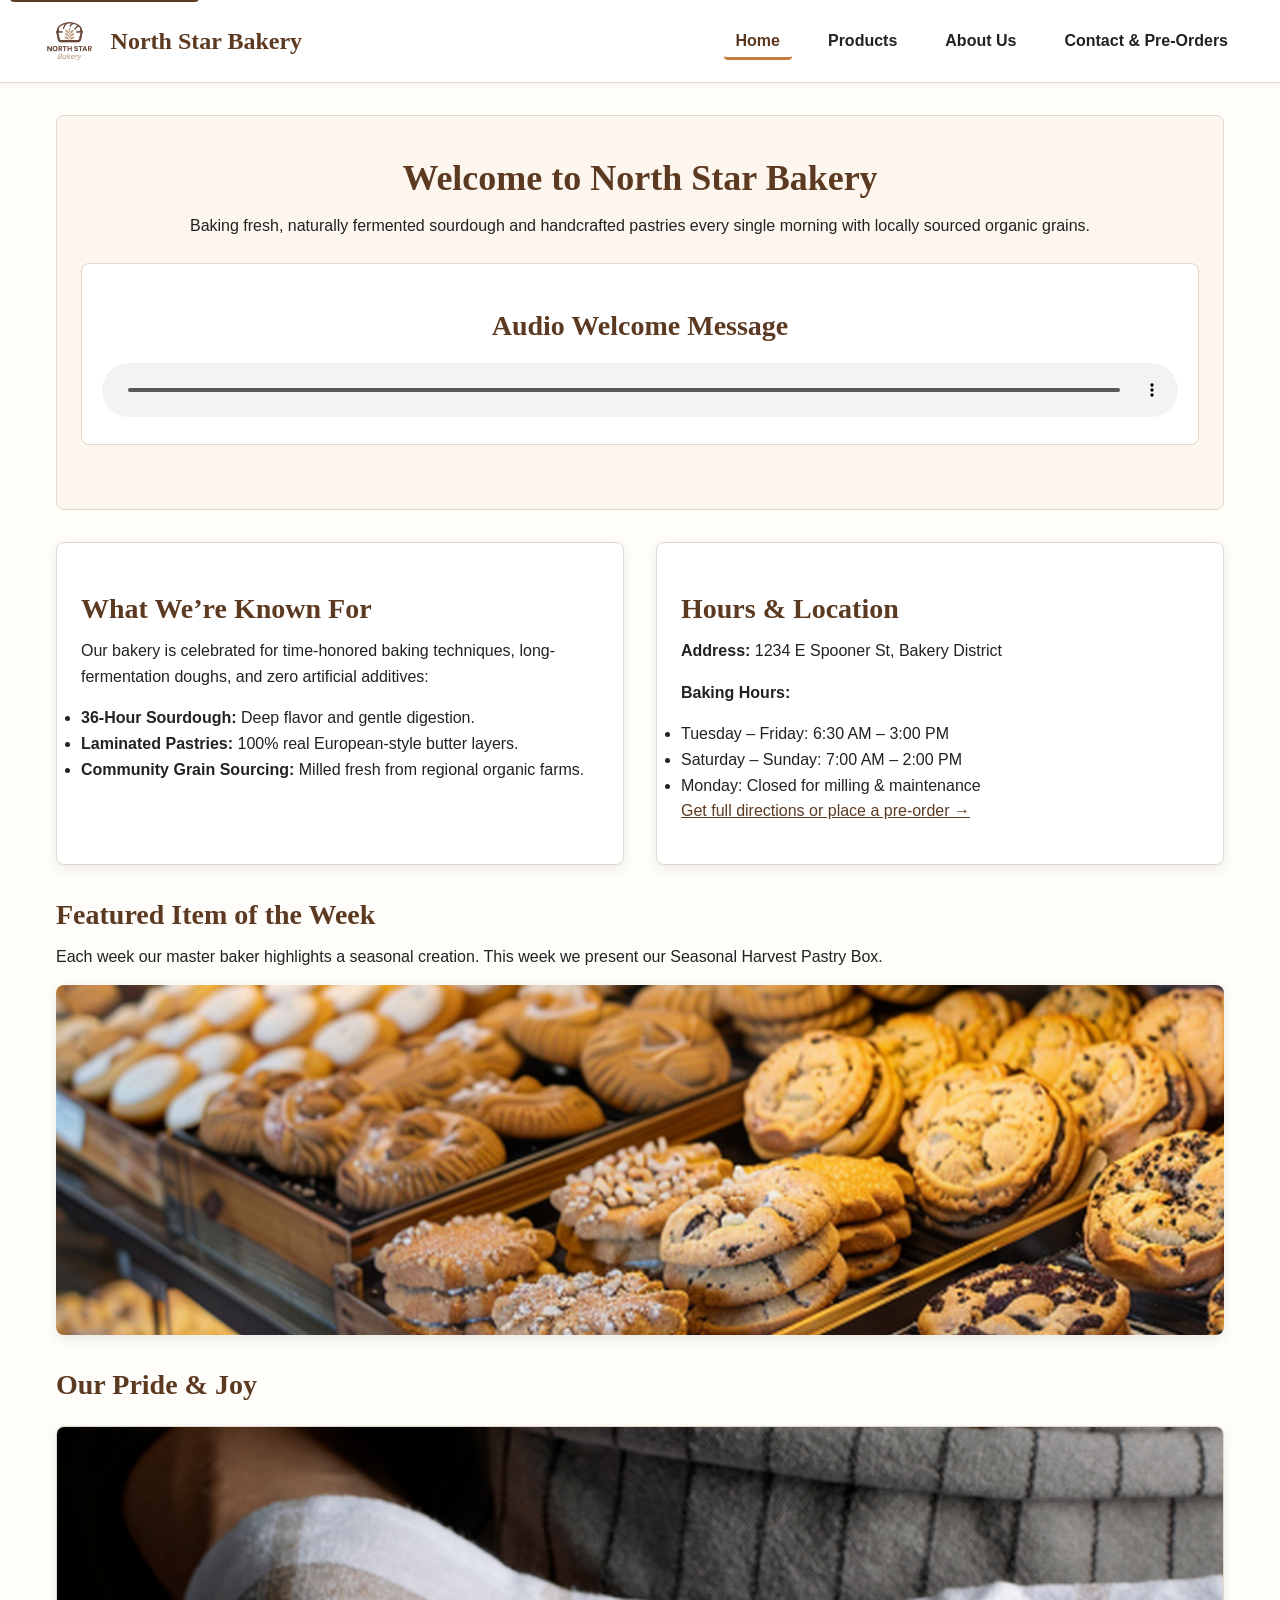
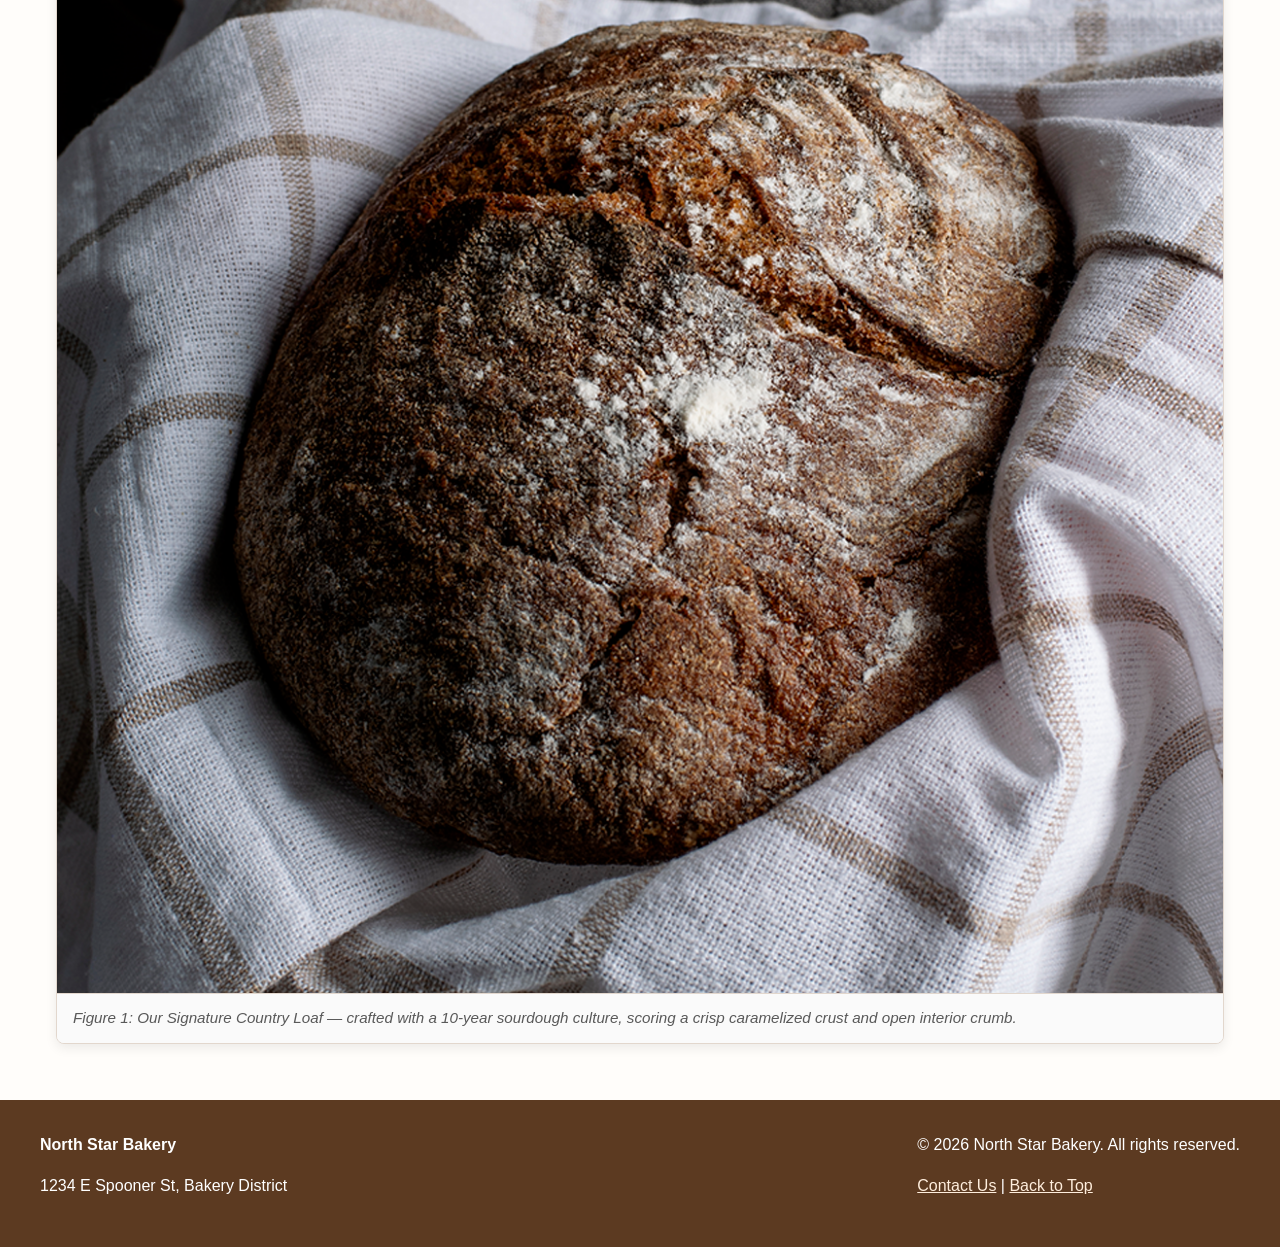
<file: index.html>
<!DOCTYPE html>
<html lang="en">
<head>
  <meta charset="UTF-8">
  <meta name="viewport" content="width=device-width, initial-scale=1.0">
  <title>Home - North Star Bakery</title>
  <meta name="description" content="Welcome to North Star Bakery. Discover our traditional sourdough, daily pastries, location, and hours.">
  <link rel="stylesheet" href="css/style.css">
</head>
<body>

<!-- Accessible Skip Navigation Link -->
<a href="#main-content" class="skip-link">Skip to main content</a>

<!-- Header & Navigation -->
<header class="site-header">
  <div class="header-container">
    <a href="index.html" class="brand-link">
      <img src="img/bakery-logo.png" alt="North Star Bakery logo" class="site-logo">
      <span>North Star Bakery</span>
    </a>
    <nav class="main-nav" aria-label="Main Navigation">
      <ul>
        <li><a href="index.html" aria-current="page">Home</a></li>
        <li><a href="products.html">Products</a></li>
        <li><a href="about.html">About Us</a></li>
        <li><a href="contact.html">Contact & Pre-Orders</a></li>
      </ul>
    </nav>
  </div>
</header>

<!-- Main Content -->
<main id="main-content" class="main-content">

  <!-- Welcome Message Section -->
  <section class="hero-banner" aria-labelledby="welcome-heading">
    <h1 id="welcome-heading">Welcome to North Star Bakery</h1>
    <p>Baking fresh, naturally fermented sourdough and handcrafted pastries every single morning with locally sourced organic grains.</p>

    <!-- Audio Welcome Message with Fallback Text -->
    <div class="media-player-block">
      <h2>Audio Welcome Message</h2>
      <audio controls src="media/bakery-welcome.mp3">
        <p>Your browser does not support the audio element. <strong>Transcript:</strong> "Welcome to North Star Bakery! Stop by our shop on Main Street for fresh sourdough loaves and pastries baked daily."</p>
      </audio>
    </div>
  </section>

  <!-- Grid Layout for What We're Known For & Hours -->
  <div class="grid-2">
    <!-- What We're Known For -->
    <section aria-labelledby="known-for-heading" class="card">
      <h2 id="known-for-heading">What We’re Known For</h2>
      <p>Our bakery is celebrated for time-honored baking techniques, long-fermentation doughs, and zero artificial additives:</p>
      <ul>
        <li><strong>36-Hour Sourdough:</strong> Deep flavor and gentle digestion.</li>
        <li><strong>Laminated Pastries:</strong> 100% real European-style butter layers.</li>
        <li><strong>Community Grain Sourcing:</strong> Milled fresh from regional organic farms.</li>
      </ul>
    </section>

    <!-- Hours and Location Snippet -->
    <section aria-labelledby="hours-location-heading" class="card">
      <h2 id="hours-location-heading">Hours & Location</h2>
      <p><strong>Address:</strong> 1234 E Spooner St, Bakery District</p>
      <p><strong>Baking Hours:</strong></p>
      <ul>
        <li>Tuesday – Friday: 6:30 AM – 3:00 PM</li>
        <li>Saturday – Sunday: 7:00 AM – 2:00 PM</li>
        <li>Monday: Closed for milling & maintenance</li>
      </ul>
      <p><a href="contact.html">Get full directions or place a pre-order &rarr;</a></p>
    </section>
  </div>

  <!-- Featured Item of the Week using <picture> element -->
  <section aria-labelledby="featured-heading" style="margin-top: 2rem;">
    <h2 id="featured-heading">Featured Item of the Week</h2>
    <p>Each week our master baker highlights a seasonal creation. This week we present our Seasonal Harvest Pastry Box.</p>

    <picture class="featured-picture-wrapper">
      <source media="(min-width: 768px)" srcset="img/bakery-feature-large.png">
      <img src="img/bakery-feature-small.png" alt="Seasonal Harvest Pastry Box featuring fresh fruit danishes and almond croissants">
    </picture>
  </section>

  <!-- Signature Loaf Figure with Caption -->
  <section aria-labelledby="signature-heading" style="margin-top: 2rem;">
    <h2 id="signature-heading">Our Pride & Joy</h2>
    <figure>
      <img src="img/bakery-signature-loaf.png" alt="Crusty golden sourdough loaf with an intricate scored leaf pattern on top">
      <figcaption>Figure 1: Our Signature Country Loaf — crafted with a 10-year sourdough culture, scoring a crisp caramelized crust and open interior crumb.</figcaption>
    </figure>
  </section>

</main>

<!-- Footer -->
<footer class="site-footer">
  <div class="footer-container">
    <div>
      <p><strong>North Star Bakery</strong></p>
      <p>1234 E Spooner St, Bakery District</p>
    </div>
    <div>
      <p>&copy; 2026 North Star Bakery. All rights reserved.</p>
      <p><a href="contact.html">Contact Us</a> | <a href="#main-content">Back to Top</a></p>
    </div>
  </div>
</footer>

</body>
</html>
</file>
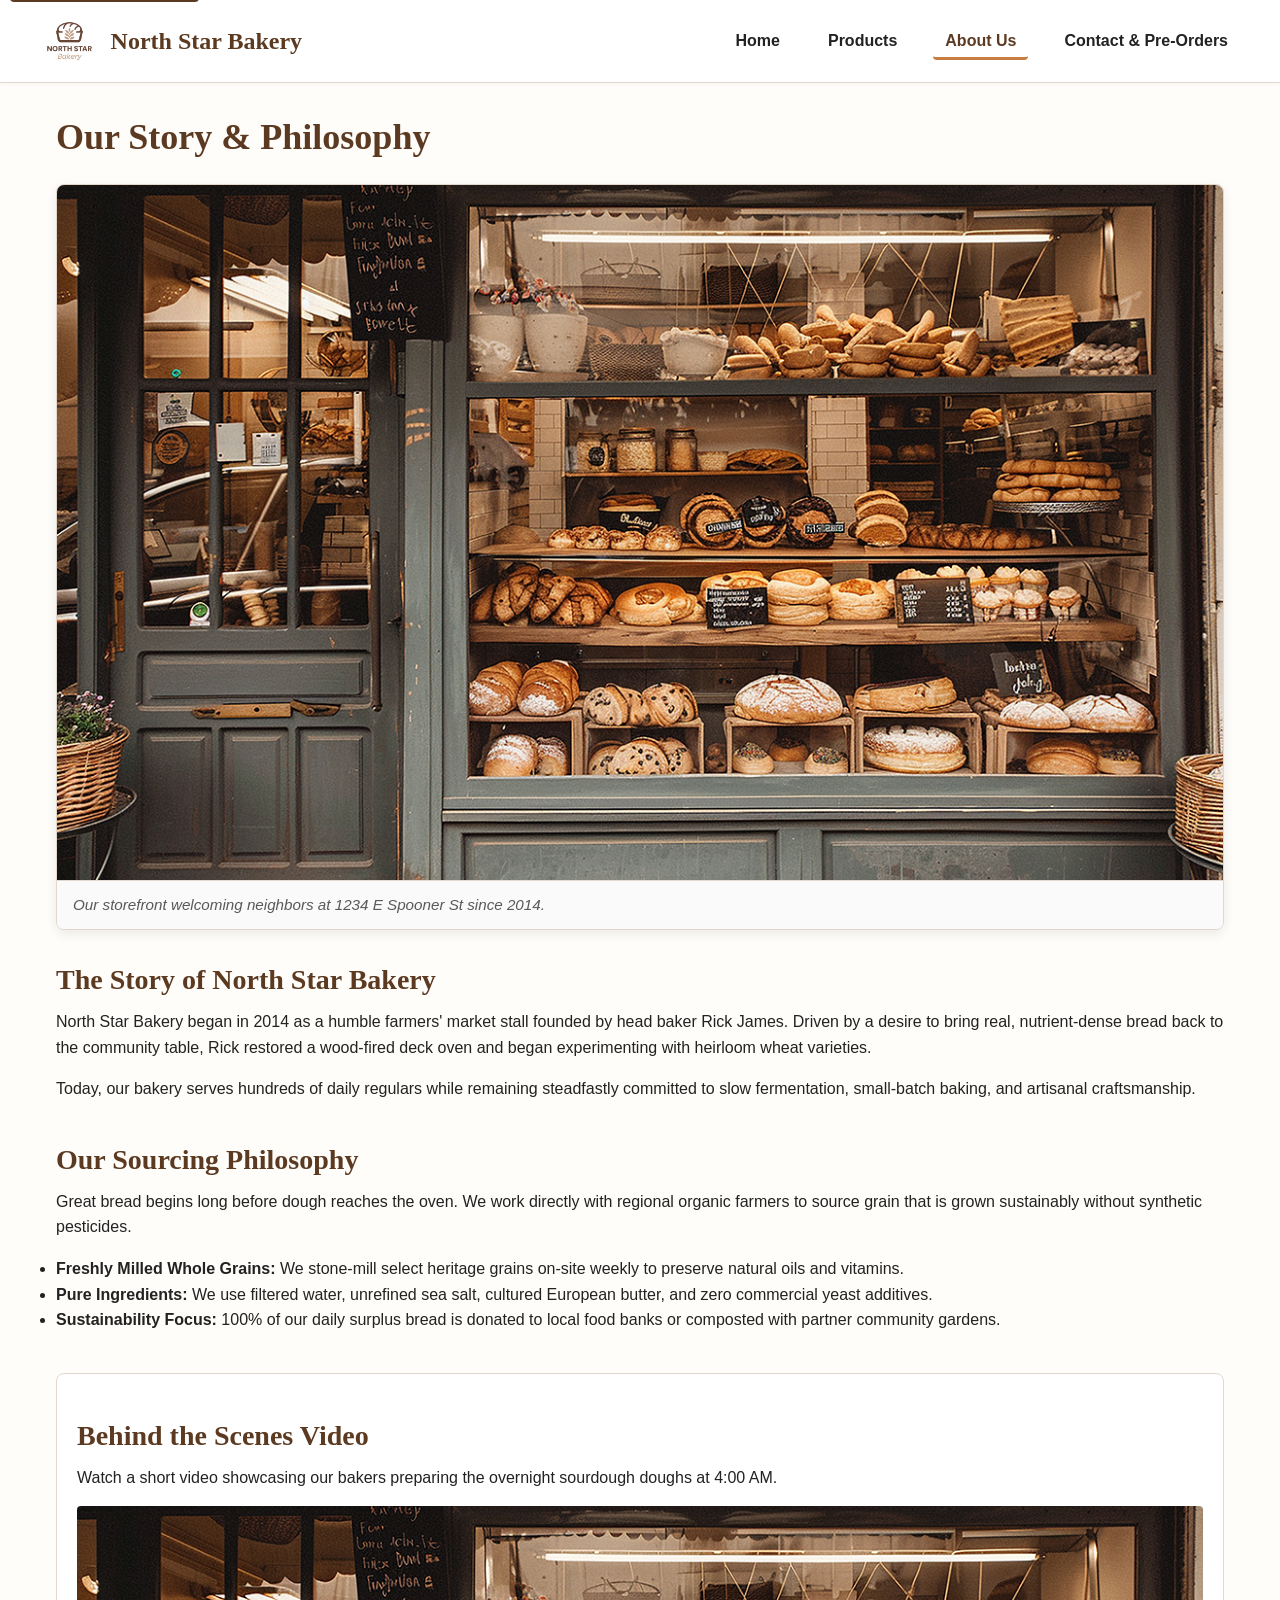
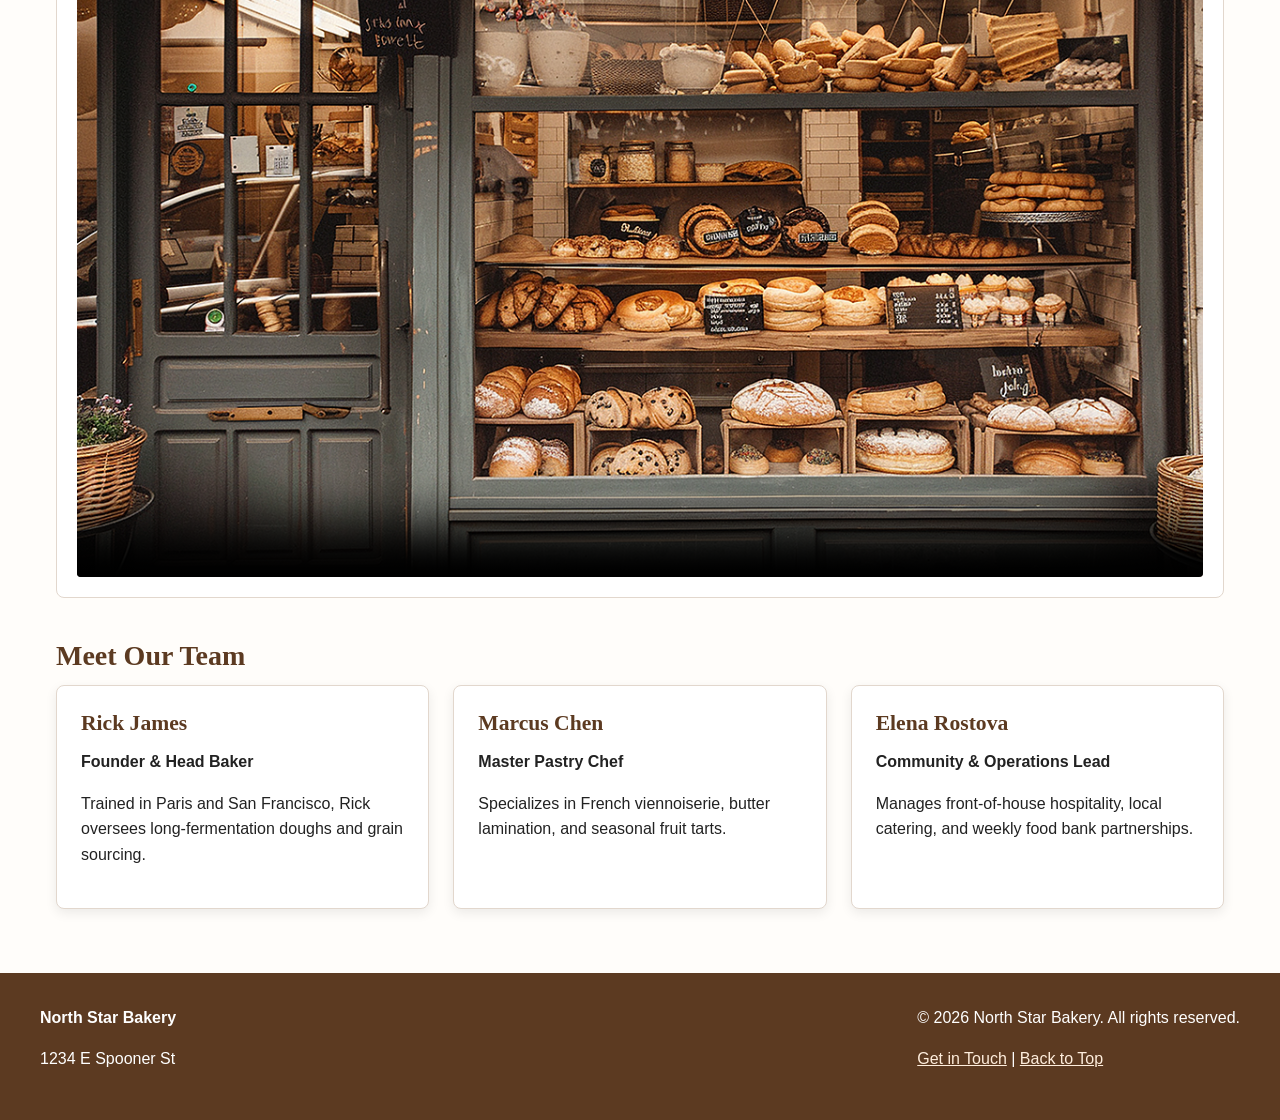
<file: about.html>
<!DOCTYPE html>
<html lang="en">
<head>
  <meta charset="UTF-8">
  <meta name="viewport" content="width=device-width, initial-scale=1.0">
  <title>About Us - North Star Bakery</title>
  <meta name="description" content="Learn about our story, sourcing philosophy, and behind-the-scenes baking process at North Star Bakery.">
  <link rel="stylesheet" href="css/style.css">
</head>
<body>

<a href="#main-content" class="skip-link">Skip to main content</a>

<header class="site-header">
  <div class="header-container">
    <a href="index.html" class="brand-link">
      <img src="img/bakery-logo.png" alt="North Star Bakery logo" class="site-logo">
      <span>North Star Bakery</span>
    </a>
    <nav class="main-nav" aria-label="Main Navigation">
      <ul>
        <li><a href="index.html">Home</a></li>
        <li><a href="products.html">Products</a></li>
        <li><a href="about.html" aria-current="page">About Us</a></li>
        <li><a href="contact.html">Contact & Pre-Orders</a></li>
      </ul>
    </nav>
  </div>
</header>

<main id="main-content" class="main-content">

  <h1>Our Story & Philosophy</h1>

  <!-- Storefront Image Hero -->
  <figure style="margin-bottom: 2rem;">
    <img src="img/bakery-storefront.png" alt="Exterior storefront of North Star Bakery showing warm interior lights and wooden seating">
    <figcaption>Our storefront welcoming neighbors at 1234 E Spooner St since 2014.</figcaption>
  </figure>

  <!-- Story Section -->
  <section aria-labelledby="story-heading" style="margin-bottom: 2.5rem;">
    <h2 id="story-heading">The Story of North Star Bakery</h2>
    <p>North Star Bakery began in 2014 as a humble farmers' market stall founded by head baker Rick James. Driven by a desire to bring real, nutrient-dense bread back to the community table, Rick restored a wood-fired deck oven and began experimenting with heirloom wheat varieties.</p>
    <p>Today, our bakery serves hundreds of daily regulars while remaining steadfastly committed to slow fermentation, small-batch baking, and artisanal craftsmanship.</p>
  </section>

  <!-- Sourcing Philosophy -->
  <section aria-labelledby="sourcing-heading" style="margin-bottom: 2.5rem;">
    <h2 id="sourcing-heading">Our Sourcing Philosophy</h2>
    <p>Great bread begins long before dough reaches the oven. We work directly with regional organic farmers to source grain that is grown sustainably without synthetic pesticides.</p>
    <ul>
      <li><strong>Freshly Milled Whole Grains:</strong> We stone-mill select heritage grains on-site weekly to preserve natural oils and vitamins.</li>
      <li><strong>Pure Ingredients:</strong> We use filtered water, unrefined sea salt, cultured European butter, and zero commercial yeast additives.</li>
      <li><strong>Sustainability Focus:</strong> 100% of our daily surplus bread is donated to local food banks or composted with partner community gardens.</li>
    </ul>
  </section>

  <!-- Behind the Scenes Video Section with Fallback Text -->
  <section aria-labelledby="video-heading" class="media-player-block">
    <h2 id="video-heading">Behind the Scenes Video</h2>
    <p>Watch a short video showcasing our bakers preparing the overnight sourdough doughs at 4:00 AM.</p>

    <video controls poster="img/bakery-storefront.png" src="media/bakery-behind-scene.mp4">
      <p>Your browser does not support HTML video. <strong>Video Description:</strong> A short documentary clip showing our head baker hand-shaping sourdough loaves, scoring crusts with a razor blade, and sliding them into a stone deck oven.</p>
    </video>
  </section>

  <!-- Staff Highlights -->
  <section aria-labelledby="staff-heading" style="margin-top: 2.5rem;">
    <h2 id="staff-heading">Meet Our Team</h2>
    <div class="grid-3">

      <article class="card">
        <h3>Rick James</h3>
        <p><strong>Founder & Head Baker</strong></p>
        <p>Trained in Paris and San Francisco, Rick oversees long-fermentation doughs and grain sourcing.</p>
      </article>

      <article class="card">
        <h3>Marcus Chen</h3>
        <p><strong>Master Pastry Chef</strong></p>
        <p>Specializes in French viennoiserie, butter lamination, and seasonal fruit tarts.</p>
      </article>

      <article class="card">
        <h3>Elena Rostova</h3>
        <p><strong>Community & Operations Lead</strong></p>
        <p>Manages front-of-house hospitality, local catering, and weekly food bank partnerships.</p>
      </article>

    </div>
  </section>

</main>

<footer class="site-footer">
  <div class="footer-container">
    <div>
      <p><strong>North Star Bakery</strong></p>
      <p>1234 E Spooner St</p>
    </div>
    <div>
      <p>&copy; 2026 North Star Bakery. All rights reserved.</p>
      <p><a href="contact.html">Get in Touch</a> | <a href="#main-content">Back to Top</a></p>
    </div>
  </div>
</footer>

</body>
</html>
</file>
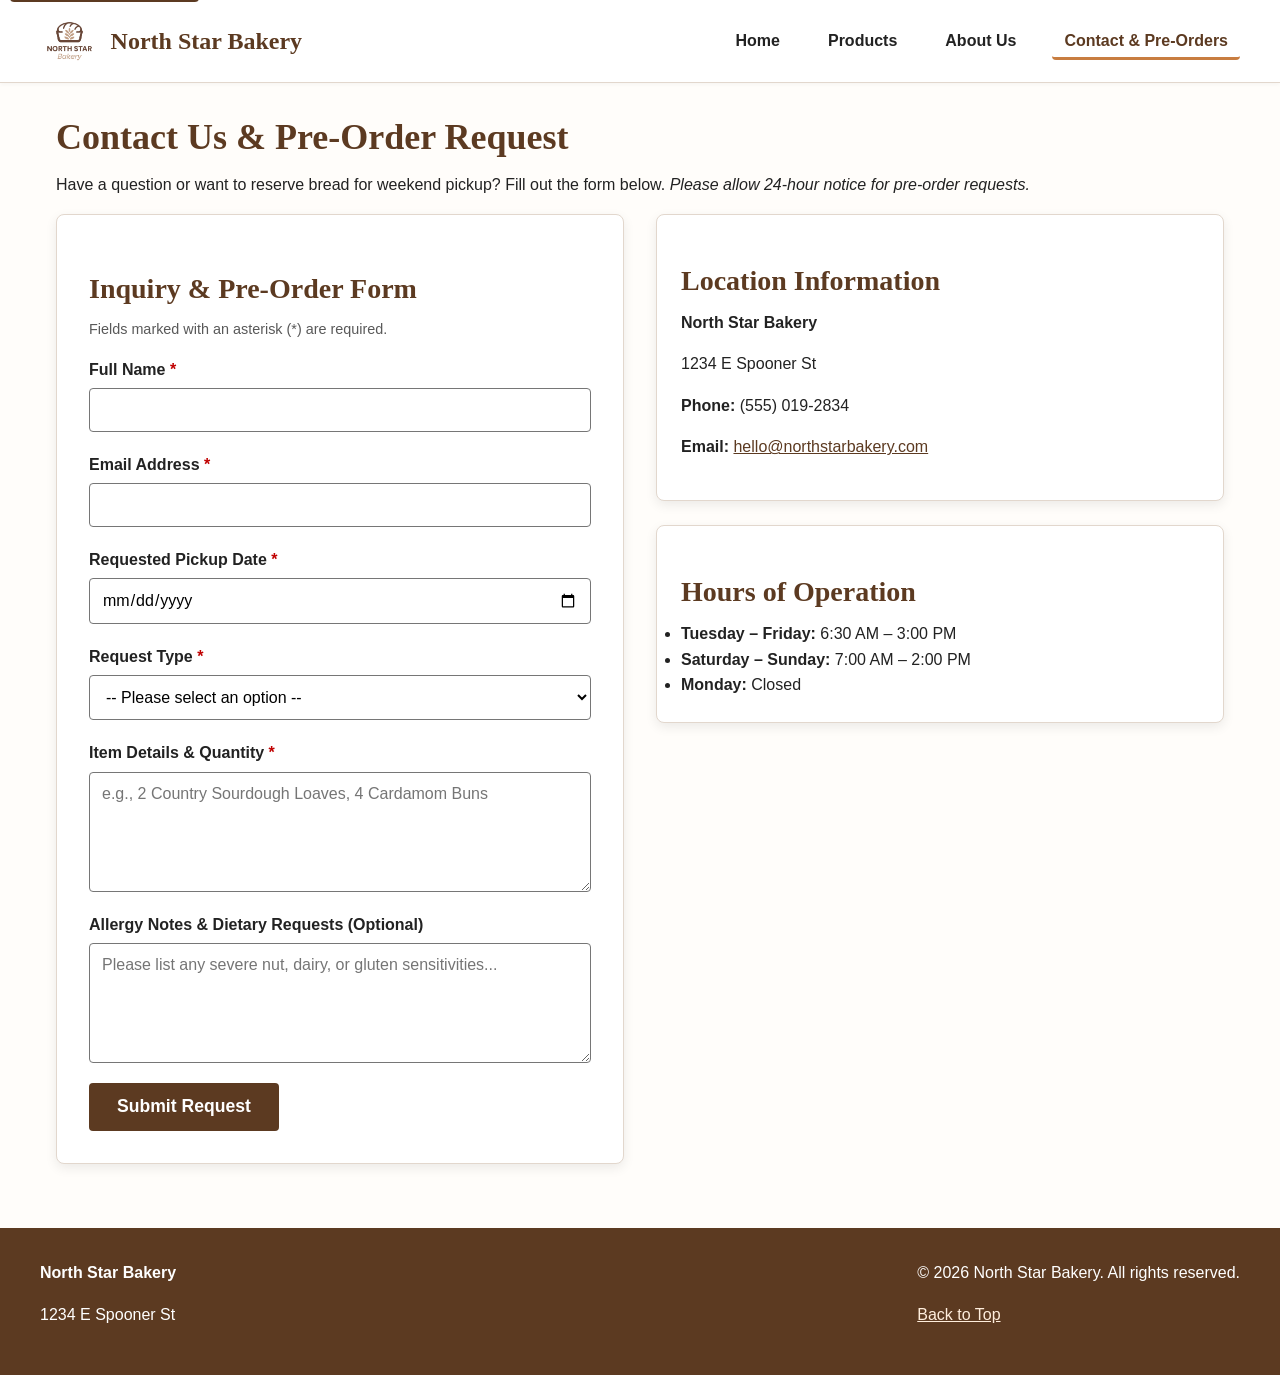
<file: contact.html>
<!DOCTYPE html>
<html lang="en">
<head>
  <meta charset="UTF-8">
  <meta name="viewport" content="width=device-width, initial-scale=1.0">
  <title>Contact & Pre-Orders - North Star Bakery</title>
  <meta name="description" content="Send an inquiry or submit a pre-order request to North Star Bakery. View hours and location info for 1234 E Spooner St.">
  <link rel="stylesheet" href="css/style.css">
</head>
<body>

<a href="#main-content" class="skip-link">Skip to main content</a>

<header class="site-header">
  <div class="header-container">
    <a href="index.html" class="brand-link">
      <img src="img/bakery-logo.png" alt="North Star Bakery logo" class="site-logo">
      <span>North Star Bakery</span>
    </a>
    <nav class="main-nav" aria-label="Main Navigation">
      <ul>
        <li><a href="index.html">Home</a></li>
        <li><a href="products.html">Products</a></li>
        <li><a href="about.html">About Us</a></li>
        <li><a href="contact.html" aria-current="page">Contact & Pre-Orders</a></li>
      </ul>
    </nav>
  </div>
</header>

<main id="main-content" class="main-content">

  <h1>Contact Us & Pre-Order Request</h1>
  <p>Have a question or want to reserve bread for weekend pickup? Fill out the form below. <em>Please allow 24-hour notice for pre-order requests.</em></p>

  <div class="grid-2">

    <!-- Contact & Pre-Order Form -->
    <section aria-labelledby="form-heading" class="form-container">
      <h2 id="form-heading">Inquiry & Pre-Order Form</h2>

        <form id="preorder-form" action="#" method="post" aria-describedby="form-instructions" novalidate>
        <p id="form-instructions" style="font-size: 0.9rem; color: var(--color-text-muted);">
          Fields marked with an asterisk (<span class="required" aria-hidden="true">*</span>) are required.
        </p>

        <!-- Name Field -->
        <div class="form-group">
          <label for="user-name">Full Name <span class="required" aria-hidden="true">*</span></label>
          <input type="text" id="user-name" name="name" class="form-control" required aria-required="true" autocomplete="name">
        </div>

        <!-- Email Field -->
        <div class="form-group">
          <label for="user-email">Email Address <span class="required" aria-hidden="true">*</span></label>
            <input type="email" id="user-email" name="email" class="form-control" autocomplete="email">
        </div>

        <!-- Pickup Date -->
        <div class="form-group">
          <label for="pickup-date">Requested Pickup Date <span class="required" aria-hidden="true">*</span></label>
            <input type="date" id="pickup-date" name="pickup_date" class="form-control">
        </div>

        <!-- Request Type Select -->
        <div class="form-group">
          <label for="request-type">Request Type <span class="required" aria-hidden="true">*</span></label>
            <select id="request-type" name="request_type" class="form-control">
            <option value="">-- Please select an option --</option>
            <option value="preorder">Pre-Order Reservation</option>
            <option value="general">General Question</option>
            <option value="catering">Event & Catering Inquiry</option>
          </select>
        </div>

        <!-- Item Details Textarea -->
        <div class="form-group">
          <label for="item-details">Item Details & Quantity <span class="required" aria-hidden="true">*</span></label>
            <textarea id="item-details" name="item_details" class="form-control" placeholder="e.g., 2 Country Sourdough Loaves, 4 Cardamom Buns"></textarea>
        </div>

        <!-- Allergy Notes Textarea -->
        <div class="form-group">
          <label for="allergy-notes">Allergy Notes & Dietary Requests (Optional)</label>
          <textarea id="allergy-notes" name="allergy_notes" class="form-control" placeholder="Please list any severe nut, dairy, or gluten sensitivities..."></textarea>
        </div>

        <button type="submit" class="btn-submit">Submit Request</button>
      </form>
    </section>

    <!-- Location & Hours Section -->
    <div style="display: flex; flex-direction: column; gap: 1.5rem;">

      <section aria-labelledby="loc-info-heading" class="card">
        <h2 id="loc-info-heading">Location Information</h2>
        <p><strong>North Star Bakery</strong></p>
        <p>1234 E Spooner St</p>
        <p><strong>Phone:</strong> (555) 019-2834</p>
        <p><strong>Email:</strong> <a href="mailto:hello@northstarbakery.com"> hello@northstarbakery.com</a></p>
      </section>

      <section aria-labelledby="hours-info-heading" class="card">
        <h2 id="hours-info-heading">Hours of Operation</h2>
        <ul>
          <li><strong>Tuesday – Friday:</strong> 6:30 AM – 3:00 PM</li>
          <li><strong>Saturday – Sunday:</strong> 7:00 AM – 2:00 PM</li>
          <li><strong>Monday:</strong> Closed</li>
        </ul>
      </section>

    </div>

  </div>

</main>

<footer class="site-footer">
  <div class="footer-container">
    <div>
      <p><strong>North Star Bakery</strong></p>
      <p>1234 E Spooner St</p>
    </div>
    <div>
      <p>&copy; 2026 North Star Bakery. All rights reserved.</p>
      <p><a href="#main-content">Back to Top</a></p>
    </div>
  </div>
</footer>

<script src="js/app.js"></script>
</body>
</html>
</file>
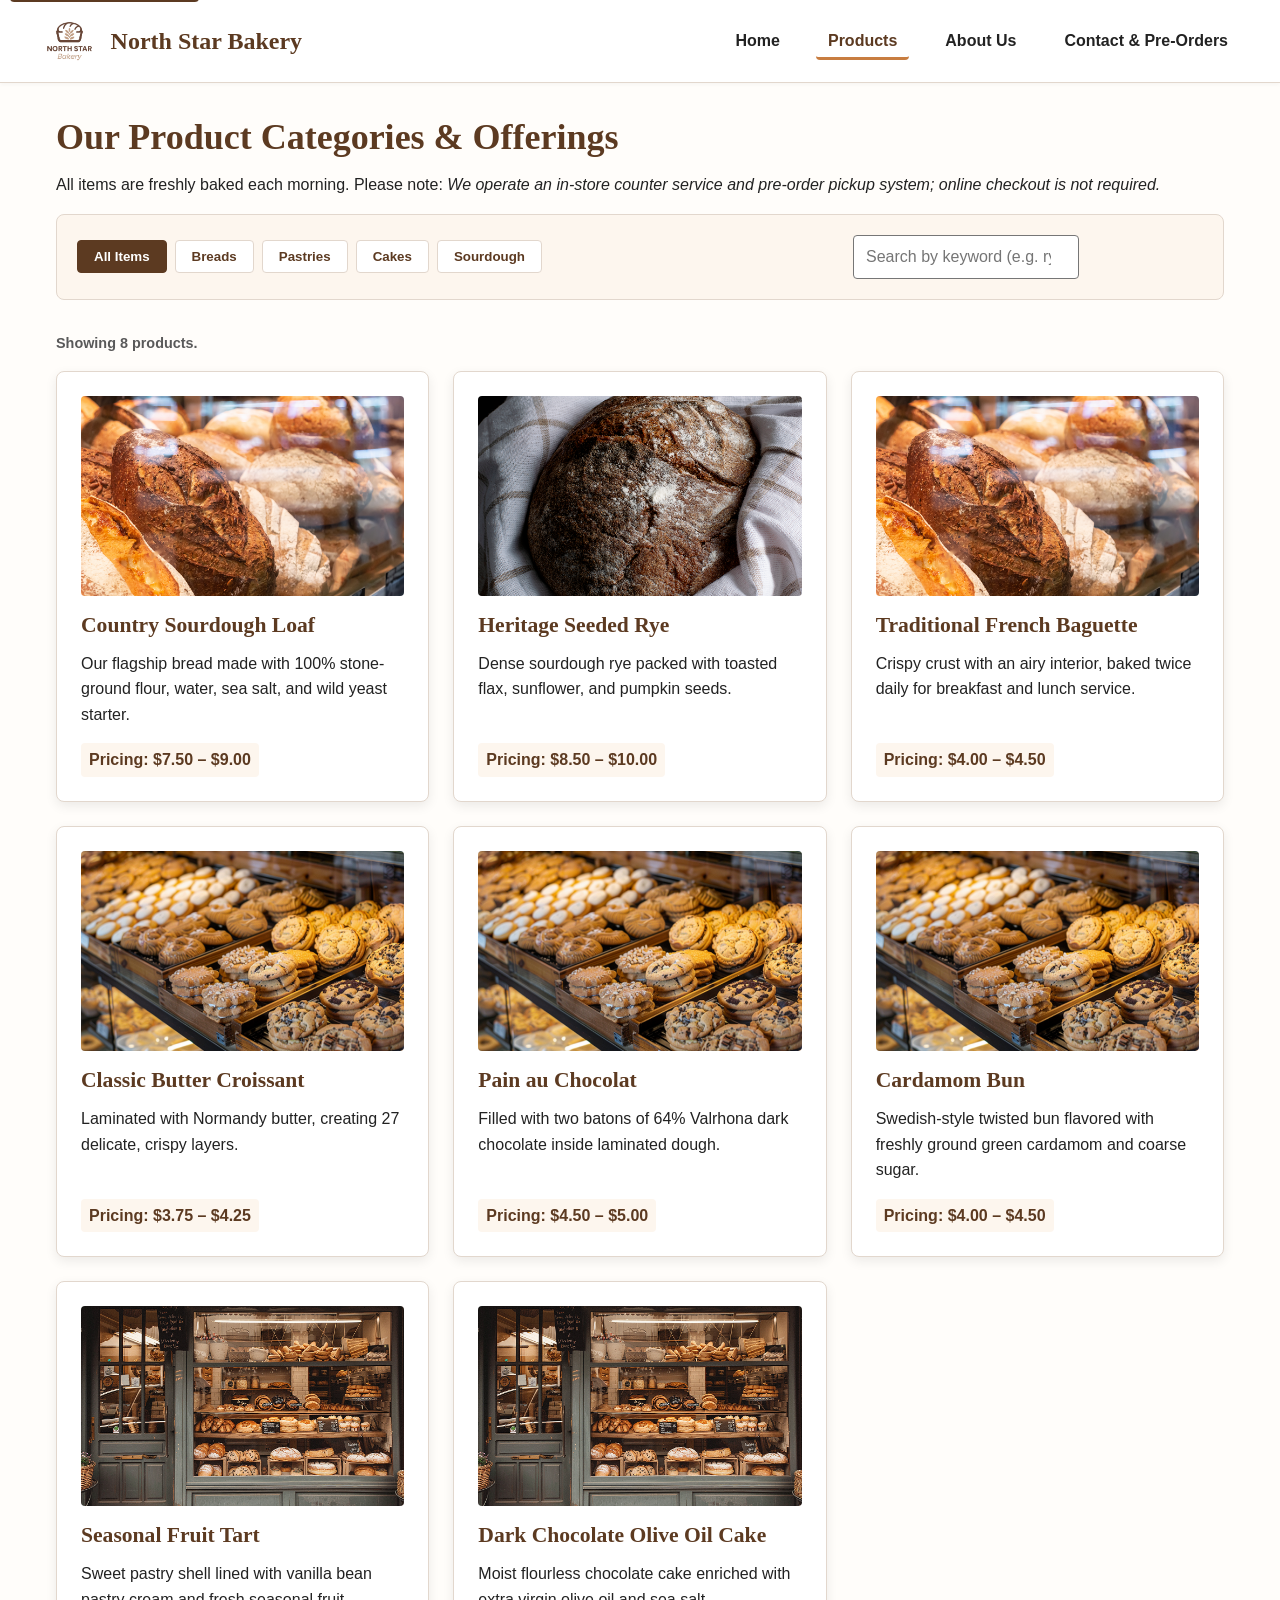
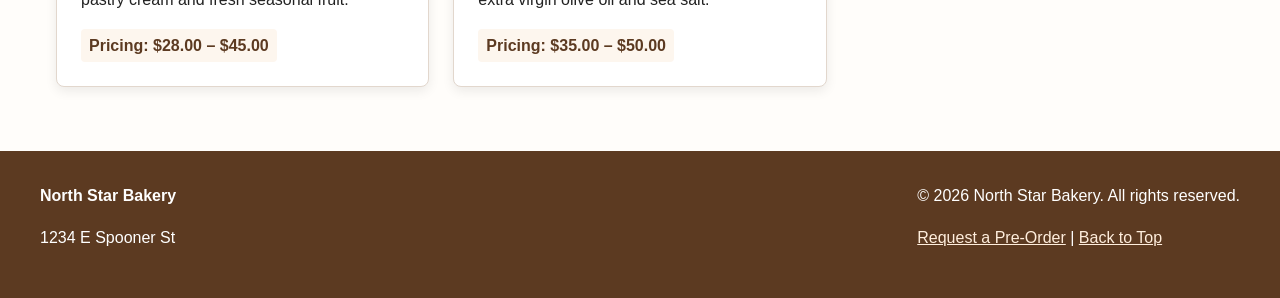
<file: products.html>
<!DOCTYPE html>
<html lang="en">
<head>
  <meta charset="UTF-8">
  <meta name="viewport" content="width=device-width, initial-scale=1.0">
  <title>Our Products - North Star Bakery</title>
  <meta name="description" content="Explore and filter artisanal sourdough breads, pastries, and cakes at North Star Bakery.">
  <link rel="stylesheet" href="css/style.css">
</head>
<body>

  <a href="#main-content" class="skip-link">Skip to main content</a>

<header class="site-header">
  <div class="header-container">
    <a href="index.html" class="brand-link">
      <img src="img/bakery-logo.png" alt="North Star Bakery logo" class="site-logo">
      <span>North Star Bakery</span>
    </a>
    <nav class="main-nav" aria-label="Main Navigation">
      <ul>
        <li><a href="index.html">Home</a></li>
        <li><a href="products.html" aria-current="page">Products</a></li>
        <li><a href="about.html">About Us</a></li>
        <li><a href="contact.html">Contact & Pre-Orders</a></li>
      </ul>
    </nav>
  </div>
</header>

  <main id="main-content" class="main-content">

    <h1>Our Product Categories & Offerings</h1>
    <p>All items are freshly baked each morning. Please note: <em>We operate an in-store counter service and pre-order pickup system; online checkout is not required.</em></p>

    <!-- Interactive Category Filter & Live Search Bar -->
    <div class="filter-controls-container">

      <div id="product-filter-controls" class="filter-btn-group" aria-label="Product Category Filters">
        <button type="button" class="filter-btn active-filter" data-filter="all" aria-pressed="true">All Items</button>
        <button type="button" class="filter-btn" data-filter="breads" aria-pressed="false">Breads</button>
        <button type="button" class="filter-btn" data-filter="pastries" aria-pressed="false">Pastries</button>
        <button type="button" class="filter-btn" data-filter="cakes" aria-pressed="false">Cakes</button>
        <button type="button" class="filter-btn" data-filter="sourdough" aria-pressed="false">Sourdough</button>
      </div>

      <div class="search-input-wrapper">
        <label for="product-search" class="visually-hidden" style="position: absolute; width: 1px; height: 1px; padding: 0; margin: -1px; overflow: hidden; clip: rect(0,0,0,0); border: 0;">Search products</label>
        <input type="search" id="product-search" class="form-control" placeholder="Search by keyword (e.g. rye, chocolate)...">
      </div>

    </div>

    <!-- Screen-Reader Live Announcement Region -->
    <div id="results-count" class="results-count-status" role="status" aria-live="polite">
      Showing all products.
    </div>

    <!-- Dynamic Product Cards Grid Container -->
    <div id="products-grid" class="grid-3">

    </div>

  </main>

<footer class="site-footer">
  <div class="footer-container">
    <div>
      <p><strong>North Star Bakery</strong></p>
      <p>1234 E Spooner St</p>
    </div>
    <div>
      <p>&copy; 2026 North Star Bakery. All rights reserved.</p>
      <p><a href="contact.html">Request a Pre-Order</a> | <a href="#main-content">Back to Top</a></p>
    </div>
  </div>
</footer>

  <script src="js/app.js"></script>
</body>
</html>
</file>
<file: css/style.css>
/* ==========================================================================
   Artisanal Bakery - Shared Accessible & Responsive Stylesheet
   ========================================================================== */

/* 1. CSS Custom Properties / Design Tokens */
:root {
  --color-primary: #5c3a21;        /* Deep Warm Brown - High Contrast */
  --color-primary-hover: #422917;
  --color-accent: #c87d40;         /* Golden Warm Crust */
  --color-accent-light: #fdf6ee;
  --color-text: #222222;           /* Off-black for optimal readability */
  --color-text-muted: #595959;
  --color-bg: #fffdfa;             /* Warm Cream Background */
  --color-card-bg: #ffffff;
  --color-border: #e2d7cd;
  --color-focus: #185adb;          /* High contrast accessible focus blue */

  --font-heading: 'Georgia', 'Times New Roman', serif;
  --font-body: -apple-system, BlinkMacSystemFont, 'Segoe UI', Roboto, Helvetica, Arial, sans-serif;

  --max-width: 1200px;
  --radius-sm: 4px;
  --radius-md: 8px;
  --shadow: 0 4px 12px rgba(0, 0, 0, 0.08);
}

/* 2. Global Resets & Base Styles */
*, *::before, *::after {
  box-sizing: border-box;
  margin: 0;
  padding: 0;
}

html {
  font-size: 100%;
  scroll-behavior: smooth;
}

body {
  font-family: var(--font-body);
  font-size: 1rem;
  line-height: 1.6;
  color: var(--color-text);
  background-color: var(--color-bg);
  min-height: 100vh;
  display: flex;
  flex-direction: column;
}

/* Accessible Focus States */
:focus-visible {
  outline: 3px solid var(--color-focus);
  outline-offset: 3px;
}

/* Skip Navigation Link for Screen Readers */
.skip-link {
  position: absolute;
  top: -40px;
  left: 10px;
  background: var(--color-primary);
  color: #ffffff;
  padding: 8px 16px;
  z-index: 1000;
  border-radius: var(--radius-sm);
  text-decoration: none;
  font-weight: bold;
  transition: top 0.2s ease;
}

.skip-link:focus {
  top: 10px;
}

/* 3. Typography & Headings */
h1, h2, h3, h4 {
  font-family: var(--font-heading);
  color: var(--color-primary);
  line-height: 1.25;
  margin-bottom: 0.75rem;
}

h1 { font-size: 2.25rem; }
h2 { font-size: 1.75rem; margin-top: 1.5rem; }
h3 { font-size: 1.35rem; }

p {
  margin-bottom: 1rem;
}

a {
  color: var(--color-primary);
  text-decoration: underline;
}

a:hover, a:focus {
  color: var(--color-accent);
}

img, video {
  max-width: 100%;
  height: auto;
  display: block;
}

/* 4. Layout Header & Navigation */
.site-header {
  background-color: #ffffff;
  border-bottom: 1px solid var(--color-border);
  padding: 1rem;
  position: sticky;
  top: 0;
  z-index: 100;
  box-shadow: 0 2px 4px rgba(0,0,0,0.03);
}

.header-container {
  max-width: var(--max-width);
  margin: 0 auto;
  display: flex;
  flex-wrap: wrap;
  align-items: center;
  justify-content: space-between;
  gap: 1rem;
}

.brand-link {
  display: flex;
  align-items: center;
  gap: 0.75rem;
  text-decoration: none;
  color: var(--color-primary);
  font-family: var(--font-heading);
  font-weight: bold;
  font-size: 1.5rem;
}

.site-logo {
  height: 50px;
  width: auto;
}

.main-nav ul {
  display: flex;
  list-style: none;
  gap: 1.5rem;
}

.main-nav a {
  text-decoration: none;
  font-weight: 600;
  padding: 0.5rem 0.75rem;
  border-radius: var(--radius-sm);
  color: var(--color-text);
  transition: background-color 0.2s, color 0.2s;
}

.main-nav a:hover,
.main-nav a:focus {
  background-color: var(--color-accent-light);
  color: var(--color-primary);
}

.main-nav a[aria-current="page"] {
  color: var(--color-primary);
  border-bottom: 3px solid var(--color-accent);
}

/* 5. Main Content Layout */
.main-content {
  flex: 1;
  max-width: var(--max-width);
  width: 100%;
  margin: 0 auto;
  padding: 2rem 1rem;
}

.hero-banner {
  background-color: var(--color-accent-light);
  padding: 2.5rem 1.5rem;
  border-radius: var(--radius-md);
  border: 1px solid var(--color-border);
  margin-bottom: 2rem;
  text-align: center;
}

/* 6. Media Components (<figure>, <picture>, Audio/Video) */
figure {
  margin: 1.5rem 0;
  background-color: var(--color-card-bg);
  border: 1px solid var(--color-border);
  border-radius: var(--radius-md);
  overflow: hidden;
  box-shadow: var(--shadow);
}

figure img {
  width: 100%;
  object-fit: cover;
}

figcaption {
  padding: 0.75rem 1rem;
  font-size: 0.95rem;
  color: var(--color-text-muted);
  font-style: italic;
  border-top: 1px solid var(--color-border);
  background-color: #fafafa;
}

.featured-picture-wrapper img {
  border-radius: var(--radius-md);
  box-shadow: var(--shadow);
  width: 100%;
  height: 350px;
  object-fit: cover;
}

.media-player-block {
  background: var(--color-card-bg);
  padding: 1.25rem;
  border-radius: var(--radius-md);
  border: 1px solid var(--color-border);
  margin: 1.5rem 0;
}

.media-player-block audio,
.media-player-block video {
  width: 100%;
  margin-top: 0.5rem;
  border-radius: var(--radius-sm);
}

/* 7. Grid & Cards (Products, Features) */
.grid-2 {
  display: grid;
  grid-template-columns: repeat(auto-fit, minmax(300px, 1fr));
  gap: 2rem;
  margin-bottom: 2rem;
}

.grid-3 {
  display: grid;
  grid-template-columns: repeat(auto-fit, minmax(280px, 1fr));
  gap: 1.5rem;
  margin-bottom: 2rem;
}

.card {
  background-color: var(--color-card-bg);
  border: 1px solid var(--color-border);
  border-radius: var(--radius-md);
  padding: 1.5rem;
  box-shadow: var(--shadow);
  display: flex;
  flex-direction: column;
}

.card img {
  border-radius: var(--radius-sm);
  margin-bottom: 1rem;
  height: 200px;
  width: 100%;
  object-fit: cover;
}

.price-range {
  display: inline-block;
  font-weight: bold;
  color: var(--color-primary);
  background-color: var(--color-accent-light);
  padding: 0.25rem 0.5rem;
  border-radius: var(--radius-sm);
  margin-top: auto;
  align-self: flex-start;
}

/* 8. Accessible Form Controls (contact.html) */
.form-container {
  background-color: var(--color-card-bg);
  border: 1px solid var(--color-border);
  border-radius: var(--radius-md);
  padding: 2rem;
  box-shadow: var(--shadow);
}

.form-group {
  margin-bottom: 1.25rem;
  display: flex;
  flex-direction: column;
}

.form-group label {
  font-weight: 600;
  margin-bottom: 0.35rem;
  color: var(--color-text);
}

.form-group label .required {
  color: #c00000;
}

.form-control {
  font-family: inherit;
  font-size: 1rem;
  padding: 0.75rem;
  border: 1px solid #767676;
  border-radius: var(--radius-sm);
  background-color: #ffffff;
}

.form-control:focus {
  border-color: var(--color-primary);
}

textarea.form-control {
  min-height: 120px;
  resize: vertical;
}

.btn-submit {
  background-color: var(--color-primary);
  color: #ffffff;
  font-size: 1.1rem;
  font-weight: bold;
  padding: 0.85rem 1.75rem;
  border: none;
  border-radius: var(--radius-sm);
  cursor: pointer;
  transition: background-color 0.2s;
  align-self: flex-start;
}

.btn-submit:hover,
.btn-submit:focus {
  background-color: var(--color-primary-hover);
}

/* 9. Footer */
.site-footer {
  background-color: var(--color-primary);
  color: #ffffff;
  padding: 2rem 1rem;
  margin-top: auto;
}

.footer-container {
  max-width: var(--max-width);
  margin: 0 auto;
  display: flex;
  flex-wrap: wrap;
  justify-content: space-between;
  gap: 1.5rem;
}

.footer-container a {
  color: #ffeedd;
}

.footer-container a:hover {
  color: #ffffff;
}

/* Responsive adjustments */
@media (max-width: 600px) {
  .header-container {
    flex-direction: column;
    align-items: flex-start;
  }
  .main-nav ul {
    flex-wrap: wrap;
    gap: 0.5rem;
  }
}

/* Filter Controls Container */
.filter-controls-container {
  background-color: var(--color-accent-light);
  border: 1px solid var(--color-border);
  padding: 1.25rem;
  border-radius: var(--radius-md);
  margin-bottom: 2rem;
  display: flex;
  flex-wrap: wrap;
  gap: 1rem;
  align-items: center;
  justify-content: space-between;
}

.filter-btn-group {
  display: flex;
  flex-wrap: wrap;
  gap: 0.5rem;
}

.filter-btn {
  background-color: #ffffff;
  color: var(--color-primary);
  border: 1px solid var(--color-border);
  padding: 0.5rem 1rem;
  border-radius: var(--radius-sm);
  font-weight: 600;
  cursor: pointer;
  transition: all 0.2s ease;
}

.filter-btn:hover,
.filter-btn:focus {
  background-color: var(--color-primary);
  color: #ffffff;
}

.filter-btn.active-filter {
  background-color: var(--color-primary);
  color: #ffffff;
  border-color: var(--color-primary);
}

.search-input-wrapper {
  flex: 1;
  min-width: 250px;
  max-width: 350px;
}

.results-count-status {
  font-size: 0.9rem;
  font-weight: 600;
  color: var(--color-text-muted);
  margin-bottom: 1rem;
}

/* Form Validation Styles */
.input-error {
  border-color: #c00000 !important;
  background-color: #fff8f8 !important;
}

.field-error-message {
  color: #c00000;
  font-size: 0.875rem;
  font-weight: bold;
  margin-top: 0.35rem;
  display: block;
}
</file>
